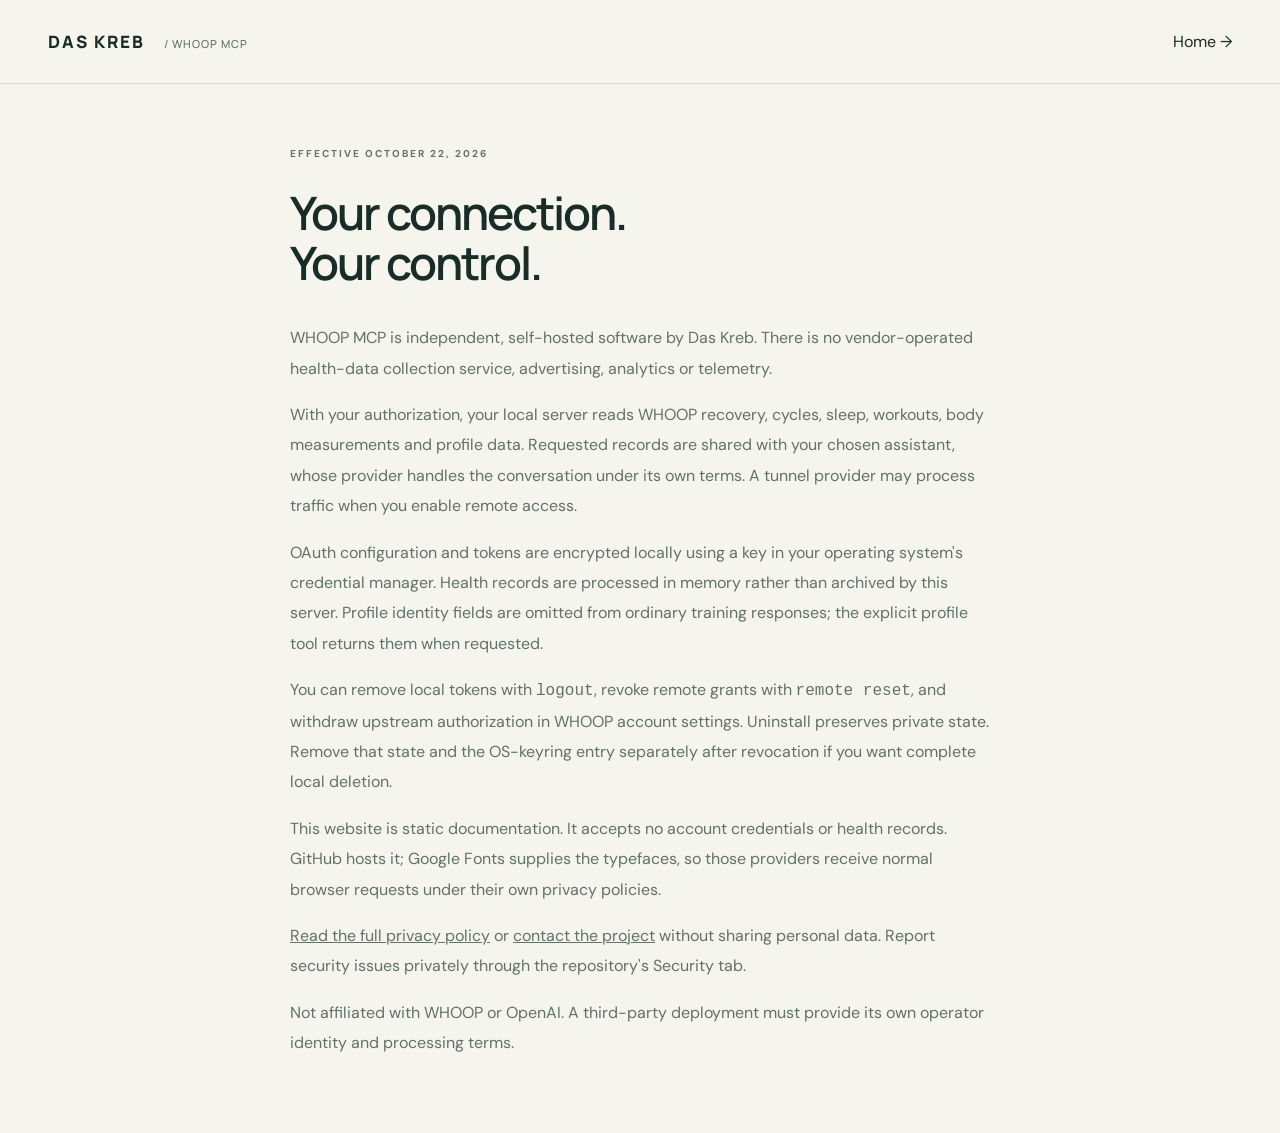
<file: site/privacy.html>
<!doctype html><html lang="en"><head><meta charset="utf-8"><meta name="viewport" content="width=device-width, initial-scale=1"><title>Privacy — WHOOP MCP · Das Kreb</title><link rel="stylesheet" href="style.css"></head><body><header><a class="brand" href="./">DAS KREB <span>/ WHOOP MCP</span></a><a href="./">Home →</a></header><main class="policy"><p class="eyebrow">EFFECTIVE OCTOBER 22, 2026</p><h1>Your connection.<br>Your control.</h1><p>WHOOP MCP is independent, self-hosted software by Das Kreb. There is no vendor-operated health-data collection service, advertising, analytics or telemetry.</p><p>With your authorization, your local server reads WHOOP recovery, cycles, sleep, workouts, body measurements and profile data. Requested records are shared with your chosen assistant, whose provider handles the conversation under its own terms. A tunnel provider may process traffic when you enable remote access.</p><p>OAuth configuration and tokens are encrypted locally using a key in your operating system's credential manager. Health records are processed in memory rather than archived by this server. Profile identity fields are omitted from ordinary training responses; the explicit profile tool returns them when requested.</p><p>You can remove local tokens with <code>logout</code>, revoke remote grants with <code>remote reset</code>, and withdraw upstream authorization in WHOOP account settings. Uninstall preserves private state. Remove that state and the OS-keyring entry separately after revocation if you want complete local deletion.</p><p>This website is static documentation. It accepts no account credentials or health records. GitHub hosts it; Google Fonts supplies the typefaces, so those providers receive normal browser requests under their own privacy policies.</p><p><a href="https://github.com/myke239/whoop-mcp/blob/main/docs/privacy.md">Read the full privacy policy</a> or <a href="https://github.com/myke239/whoop-mcp/issues">contact the project</a> without sharing personal data. Report security issues privately through the repository's Security tab.</p><p>Not affiliated with WHOOP or OpenAI. A third-party deployment must provide its own operator identity and processing terms.</p></main></body></html>
</file>
<file: site/style.css>
@import url('https://fonts.googleapis.com/css2?family=DM+Sans:wght@400;500;600;700&family=Manrope:wght@400;500;600;700;800&display=swap');
:root{--ink:#182d27;--muted:#617269;--paper:#f5f4ed;--green:#c3ee83;--line:#d7ddd1}*{box-sizing:border-box}html{scroll-behavior:smooth;scroll-padding-top:30px}body{margin:0;background:var(--paper);color:var(--ink);font-family:'DM Sans',sans-serif;font-size:16px}a{color:inherit;text-decoration:none}a:focus-visible{outline:3px solid #447a22;outline-offset:6px}header{max-width:1280px;margin:auto;padding:30px 48px;display:flex;align-items:center;justify-content:space-between;border-bottom:1px solid var(--line)}.brand{font:800 17px 'Manrope',sans-serif;letter-spacing:2px}.brand span{font-size:11px;letter-spacing:1px;font-weight:500;margin-left:14px;color:var(--muted)}nav{display:flex;gap:32px;font-size:13px}main{max-width:1280px;margin:auto}.hero{padding:90px 48px 85px;display:grid;grid-template-columns:1.15fr 1fr;gap:65px;align-items:center}.eyebrow{font-size:10px;letter-spacing:2px;font-weight:700;margin:0 0 25px}h1,h2,h3{font-family:'Manrope',sans-serif;margin:0;letter-spacing:-2px}h1{font-size:clamp(44px,5.6vw,72px);line-height:1.09;font-weight:600}h1 em{font-family:Georgia,serif;font-weight:400;color:#527840}.intro{max-width:450px;font-size:17px;line-height:1.8;color:var(--muted);margin:28px 0}.actions{display:flex;gap:25px;align-items:center;margin-top:32px}.button{display:inline-flex;gap:40px;align-items:center;background:var(--ink);color:var(--paper);padding:18px 23px;font-size:13px;border-radius:3px}.button:hover{background:#345441}.button span{color:var(--green);font-size:20px}.text-link{font-size:13px;border-bottom:1px solid var(--ink);padding-bottom:5px}.fine{font-size:10px;color:var(--muted);margin-top:23px}.conversation{background:#10211e;border-radius:12px;padding:26px;box-shadow:0 26px 50px #1934271a;transform:rotate(1deg);color:#f0f5e9}.card-top{font-size:9px;letter-spacing:1.6px;display:flex;align-items:center;gap:8px;color:#a3b5a9}.dot{width:6px;height:6px;border-radius:50%;background:var(--green)}.sample{font-size:7px;letter-spacing:1px;margin-left:auto;opacity:.6}.question{font-size:17px;line-height:1.55;margin:34px 0;padding-left:16px;border-left:2px solid #6b9265}.answer{background:#1d332a;padding:24px;border:1px solid #35503c;border-radius:7px}.answer-label{font-size:8px;letter-spacing:1.5px;color:var(--green)}.answer p{font-size:14px;line-height:1.8;color:#c7d4c8}.metric-row{display:flex;justify-content:space-between;border-top:1px solid #3a4d3e;padding:20px 0 10px;font-size:8px;letter-spacing:1px;color:#acc2a7}.bars{height:67px;display:flex;gap:9px;align-items:end;margin:10px 0 25px}.bars i{flex:1;height:55%;background:#a2c879;border-radius:2px 2px 0 0}.bars i:nth-child(3n){height:85%;background:var(--green)}.bars i:nth-child(3n + 1){height:42%;background:#58784d}.bars i:nth-child(4n){height:68%}.card-footer{display:flex;justify-content:space-between;font-size:8px;color:#b4c6b1;border-top:1px solid #3a4d3e;padding-top:14px}.card-footer span{color:#7c987a}.principles{margin:0 48px;border-top:1px solid var(--line);border-bottom:1px solid var(--line);padding:28px 0;display:grid;grid-template-columns:repeat(4,1fr)}.principles div{display:flex;flex-direction:column;gap:7px;border-left:1px solid var(--line);padding-left:30px}.principles div:first-child{border:0;padding-left:0}.principles b{font-size:16px;font-weight:500}.principles span{font-size:11px;color:var(--muted)}.features{padding:90px 48px}.section-heading{display:flex;justify-content:space-between;align-items:start}.section-heading .eyebrow{margin-top:10px}h2{font-size:43px;line-height:1.2;font-weight:500}.feature-grid{margin-top:50px;display:grid;grid-template-columns:repeat(4,1fr);gap:30px}.number{font-size:9px;letter-spacing:1.2px;color:#78916e}article h3{font-size:19px;letter-spacing:-.6px;margin:20px 0 12px}article p{font-size:13px;line-height:1.8;color:var(--muted)}.install{background:#e5ebdc;padding:60px 48px;display:grid;grid-template-columns:1fr 1.1fr;gap:100px}.install>div>p:not(.eyebrow){font-size:14px;line-height:1.8;max-width:330px;color:var(--muted);margin:25px 0}.install ol{padding:0;margin:0;list-style:none}.install li{display:flex;gap:24px;margin-bottom:25px;border-bottom:1px solid #cbd6c0;padding-bottom:18px}.install li:last-child{margin-bottom:0;border:0;padding-bottom:0}.install li>span{font-size:10px;margin-top:5px;color:#71826b}.install h3{font-size:17px;letter-spacing:-.4px}.install li p{font-size:12px;line-height:1.8;color:var(--muted);margin:8px 0 0}.status{padding:45px 48px;display:grid;grid-template-columns:1fr 2fr;gap:20px;border-bottom:1px solid var(--line)}.status .eyebrow{margin:4px 0}.status p{font-size:12px;line-height:1.9;color:var(--muted);margin:0}.status a{grid-column:2;font-size:11px;text-decoration:underline}footer{max-width:1280px;margin:auto;padding:40px 48px;display:flex;justify-content:space-between;align-items:end}footer img{mix-blend-mode:multiply}footer p{font-size:10px;color:var(--muted);line-height:1.8}footer a{font-size:11px;margin-right:25px}.policy{max-width:760px;padding:60px 30px;margin:auto}.policy h1{font-size:46px;margin-bottom:35px}.policy p{line-height:1.9;color:var(--muted)}.policy a{text-decoration:underline}@media(max-width:850px){header{padding:25px}.brand span{display:none}nav{gap:16px;font-size:11px}.hero{padding:55px 25px;grid-template-columns:1fr;gap:45px}.conversation{max-width:520px;transform:none}.principles{margin:0 25px;grid-template-columns:1fr 1fr;gap:25px}.principles div{padding-left:0;border:0}.features{padding:55px 25px}.section-heading{display:block}.feature-grid{grid-template-columns:1fr 1fr;gap:25px}.install{padding:45px 25px;grid-template-columns:1fr;gap:40px}.status{padding:35px 25px;grid-template-columns:1fr}.status a{grid-column:1}footer{padding:30px 25px;gap:25px;align-items:start}h2{font-size:36px}.actions{gap:18px;flex-wrap:wrap}.button{gap:25px}.card-top{font-size:8px}.sample{font-size:6px}}
</file>
